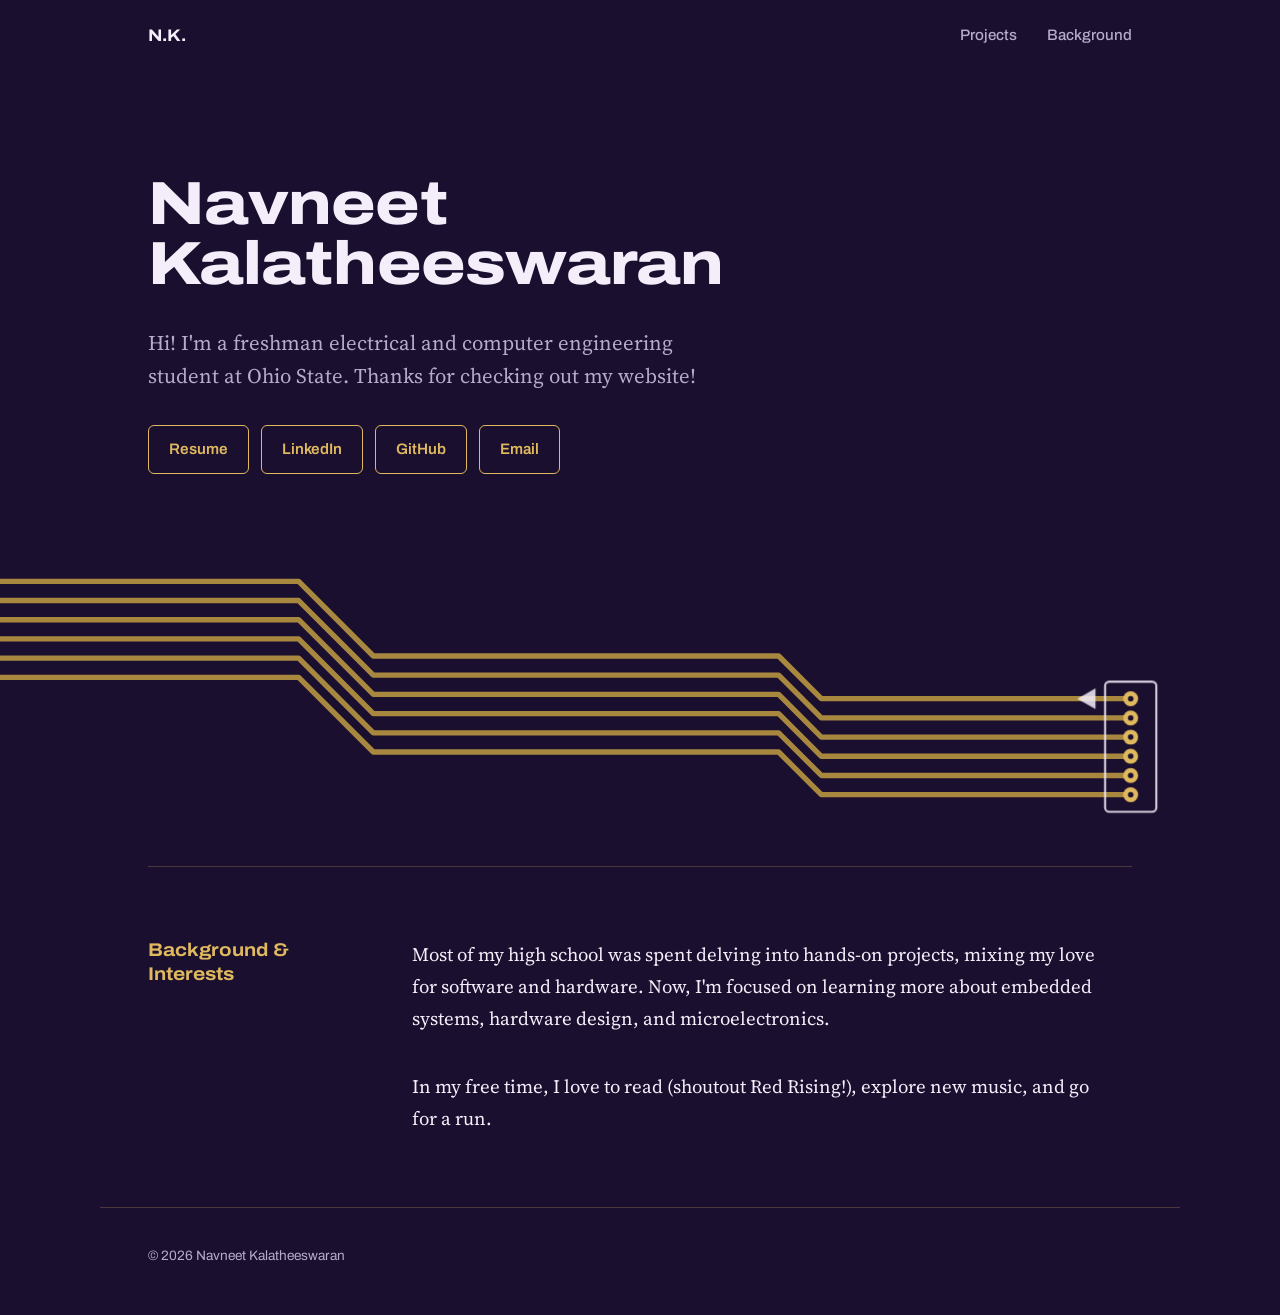
<file: index.html>
<!DOCTYPE html>
<html lang="en">
<head>
  <meta charset="UTF-8">
  <meta name="viewport" content="width=device-width, initial-scale=1">
  <title>Navneet Kalatheeswaran</title>
  <meta name="description" content="Portfolio/Personal Website of Navneet Kalatheeswaran.">
  <meta name="theme-color" content="#1a0f2e">
  <link rel="preconnect" href="https://fonts.googleapis.com">
  <link rel="preconnect" href="https://fonts.gstatic.com" crossorigin>
  <link href="https://fonts.googleapis.com/css2?family=Archivo:wdth,wght@62..125,100..900&family=Source+Serif+4:opsz,wght@8..60,400..700&display=swap" rel="stylesheet">
  <link rel="stylesheet" href="style.css">
</head>
<body>
  <a class="skip" href="#main">Skip to content</a>

  <header class="wrap site-header">
    <a class="brand" href="#top">N.K.</a>
    <nav aria-label="Primary">
      <a href="projects.html">Projects</a>
      <a href="#background">Background</a>
    </nav>
  </header>

  <main id="main">

    <section class="wrap hero" id="top">
      <h1>Navneet<br>Kalatheeswaran</h1>
      <p class="lead">
        Hi! I'm a freshman electrical and computer engineering student at Ohio State. Thanks for checking out my website!
      </p>
      <div class="actions">
        <a class="btn" href="resume.pdf">Resume</a>
        <a class="btn" href="https://www.linkedin.com/in/navneet-kalatheeswaran">LinkedIn</a>
        <a class="btn" href="https://github.com/navneet881">GitHub</a>
        <a class="btn" href="mailto:327navneet@gmail.com">Email</a>
      </div>
    </section>

    <!-- Two buses of traces routed at 45 degrees into a 6-pin header, drawn once on load -->
    <div class="board" aria-hidden="true">
      <svg viewBox="0 0 1200 260" preserveAspectRatio="xMaxYMid slice" xmlns="http://www.w3.org/2000/svg" focusable="false">
        <g class="traces">
          <path class="trace" pathLength="1" style="--i:0" d="M0 30 h280 l70 70 h380 l40 40 h290"/>
          <path class="trace" pathLength="1" style="--i:1" d="M0 48 h280 l70 70 h380 l40 40 h290"/>
          <path class="trace" pathLength="1" style="--i:2" d="M0 66 h280 l70 70 h380 l40 40 h290"/>
          <path class="trace" pathLength="1" style="--i:3" d="M0 84 h280 l70 70 h380 l40 40 h290"/>
          <path class="trace" pathLength="1" style="--i:4" d="M0 102 h280 l70 70 h380 l40 40 h290"/>
          <path class="trace" pathLength="1" style="--i:5" d="M0 120 h280 l70 70 h380 l40 40 h290"/>
        </g>
        <g class="connector">
          <rect x="1036" y="124" width="48" height="122" rx="4"/>
          <polygon points="1026,132 1026,148 1012,140"/>
        </g>
        <g class="pads">
          <circle class="ring" cx="1060" cy="140" r="7"/><circle class="hole" cx="1060" cy="140" r="2.6"/>
          <circle class="ring" cx="1060" cy="158" r="7"/><circle class="hole" cx="1060" cy="158" r="2.6"/>
          <circle class="ring" cx="1060" cy="176" r="7"/><circle class="hole" cx="1060" cy="176" r="2.6"/>
          <circle class="ring" cx="1060" cy="194" r="7"/><circle class="hole" cx="1060" cy="194" r="2.6"/>
          <circle class="ring" cx="1060" cy="212" r="7"/><circle class="hole" cx="1060" cy="212" r="2.6"/>
          <circle class="ring" cx="1060" cy="230" r="7"/><circle class="hole" cx="1060" cy="230" r="2.6"/>
        </g>
      </svg>
    </div>

    <div class="wrap">

      <section class="section" id="background">
        <h2>Background &amp; Interests</h2>
        <div class="stack">
          <p>
            Most of my high school was spent delving into hands-on projects, mixing my love for software and hardware. Now, I'm focused on learning more about embedded systems, hardware design, and microelectronics.
          </p>
          <p>
            In my free time, I love to read (shoutout Red Rising!), explore new music, and go for a run.
          </p>
        </div>
      </section>

    </div>
  </main>

  <footer class="wrap site-footer">
    <p>&copy; <span id="year"></span> Navneet Kalatheeswaran</p>
  </footer>

  <script>
    document.getElementById("year").textContent = new Date().getFullYear();
  </script>
</body>
</html>
</file>
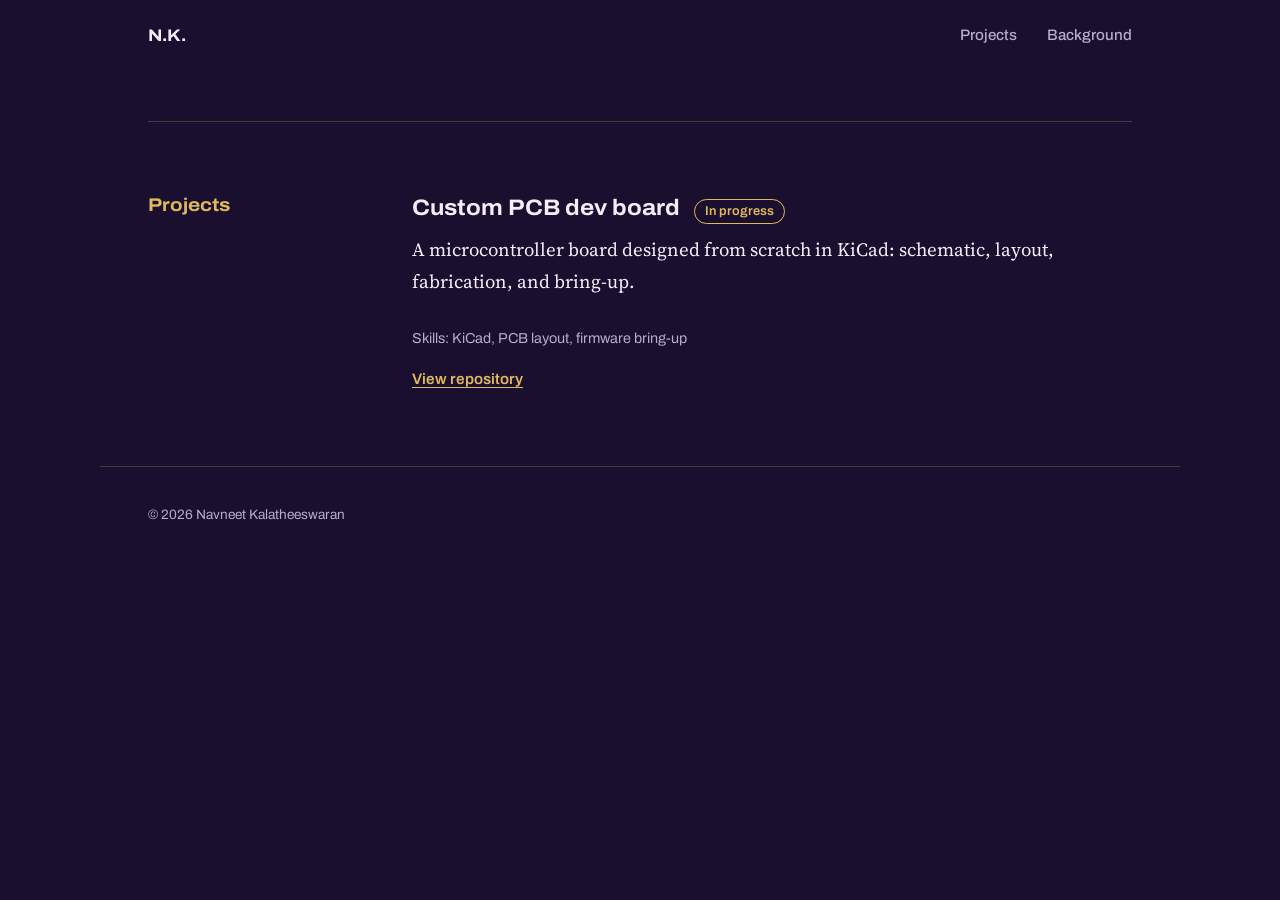
<file: projects.html>
<!DOCTYPE html>
<html lang="en">
<head>
  <meta charset="UTF-8">
  <meta name="viewport" content="width=device-width, initial-scale=1">
  <title>Projects | Navneet Kalatheeswaran</title>
  <meta name="description" content="Projects by Navneet Kalatheeswaran, an electrical and computer engineering student at Ohio State.">
  <meta name="theme-color" content="#1a0f2e">
  <link rel="preconnect" href="https://fonts.googleapis.com">
  <link rel="preconnect" href="https://fonts.gstatic.com" crossorigin>
  <link href="https://fonts.googleapis.com/css2?family=Archivo:wdth,wght@62..125,100..900&family=Source+Serif+4:opsz,wght@8..60,400..700&display=swap" rel="stylesheet">
  <link rel="stylesheet" href="style.css">
</head>
<body>
  <a class="skip" href="#main">Skip to content</a>

  <header class="wrap site-header">
    <a class="brand" href="index.html#top">N.K.</a>
    <nav aria-label="Primary">
      <a href="projects.html" aria-current="page">Projects</a>
      <a href="index.html#background">Background</a>
    </nav>
  </header>

  <main id="main">
    <div class="wrap">
      <section class="section" id="projects">
        <h2>Projects</h2>
        <div class="stack">
          <article class="project">
            <div class="project-head">
              <h3>Custom PCB dev board</h3>
              <span class="status">In progress</span>
            </div>
            <p>
              A microcontroller board designed from scratch in KiCad: schematic, layout, fabrication, and bring-up.
            </p>
            <p class="meta">Skills: KiCad, PCB layout, firmware bring-up</p>
            <a href="https://github.com/YOUR_GITHUB_USERNAME/YOUR_REPO_NAME">View repository</a>
          </article>

          <!--
          Copy this block for each new project:

          <article class="project">
            <div class="project-head">
              <h3>Project name</h3>
            </div>
            <p>Two or three sentences: what it is, what you built, what you learned.</p>
            <p class="meta">Tools, parts, languages</p>
            <a href="https://github.com/YOUR_GITHUB_USERNAME/REPO">View repository</a>
          </article>
          -->
        </div>
      </section>
    </div>
  </main>

  <footer class="wrap site-footer">
    <p>&copy; <span id="year"></span> Navneet Kalatheeswaran</p>
  </footer>

  <script>
    document.getElementById("year").textContent = new Date().getFullYear();
  </script>
</body>
</html>
</file>
<file: style.css>
/* Palette: OSH Park style purple solder mask, ENIG gold, silkscreen white */
:root {
  color-scheme: dark;
  --mask: #1a0f2e;
  --mask-raised: #241542;
  --gold: #e0b95f;
  --gold-dim: #a8873f;
  --silk: #f3eefa;
  --silk-muted: #b6abcb;
  --line: rgba(224, 185, 95, 0.24);

  --max: 1080px;
  --gutter: clamp(20px, 5vw, 48px);

  --sans: "Archivo", "Helvetica Neue", Arial, sans-serif;
  --serif: "Source Serif 4", Georgia, "Times New Roman", serif;
}

*, *::before, *::after { box-sizing: border-box; }

html { scroll-behavior: smooth; }
@media (prefers-reduced-motion: reduce) {
  html { scroll-behavior: auto; }
}

body {
  margin: 0;
  background: var(--mask);
  color: var(--silk);
  font-family: var(--serif);
  font-size: clamp(1.05rem, 0.98rem + 0.3vw, 1.175rem);
  line-height: 1.7;
  -webkit-font-smoothing: antialiased;
}

.wrap {
  width: 100%;
  max-width: var(--max);
  margin-inline: auto;
  padding-inline: var(--gutter);
}

/* Links and focus */
a {
  color: var(--gold);
  text-decoration: underline;
  text-decoration-thickness: 1px;
  text-underline-offset: 0.22em;
}
a:hover { text-decoration-thickness: 2px; }

:focus-visible {
  outline: 2px solid var(--gold);
  outline-offset: 3px;
  border-radius: 2px;
}

.skip {
  position: absolute;
  left: 12px;
  top: -60px;
  background: var(--gold);
  color: var(--mask);
  padding: 8px 14px;
  border-radius: 6px;
  font-family: var(--sans);
  font-weight: 600;
  text-decoration: none;
  z-index: 10;
}
.skip:focus { top: 12px; }

/* Header */
.site-header {
  display: flex;
  align-items: center;
  justify-content: space-between;
  gap: 16px;
  padding-block: 22px;
}

.brand {
  font-family: var(--sans);
  font-weight: 700;
  font-stretch: 112%;
  font-size: 1.05rem;
  color: var(--silk);
  text-decoration: none;
}

.site-header nav { display: flex; gap: clamp(16px, 3vw, 30px); }
.site-header nav a {
  font-family: var(--sans);
  font-weight: 500;
  font-size: 0.95rem;
  color: var(--silk-muted);
  text-decoration: none;
}
.site-header nav a:hover { color: var(--silk); text-decoration: underline; text-decoration-color: var(--gold); text-underline-offset: 0.3em; }

/* Hero */
.hero { padding-top: clamp(40px, 8vw, 104px); }

h1 {
  margin: 0 0 clamp(20px, 3vw, 32px);
  font-family: var(--sans);
  font-weight: 800;
  font-stretch: 118%;
  font-size: clamp(2rem, 6vw, 3.8rem);
  line-height: 0.98;
  letter-spacing: -0.015em;
  color: var(--silk);
}

.lead {
  max-width: 36rem;
  margin: 0 0 32px;
  font-size: clamp(1.1rem, 1rem + 0.5vw, 1.3rem);
  line-height: 1.6;
  color: var(--silk-muted);
}

.actions { display: flex; flex-wrap: wrap; gap: 12px; }

.btn {
  display: inline-block;
  padding: 11px 20px;
  border: 1.5px solid var(--gold);
  border-radius: 6px;
  font-family: var(--sans);
  font-weight: 600;
  font-size: 0.95rem;
  color: var(--gold);
  text-decoration: none;
  transition: background-color 0.15s, color 0.15s;
}
.btn:hover { background: rgba(224, 185, 95, 0.12); }
.btn.solid { background: var(--gold); color: var(--mask); }
.btn.solid:hover { background: #ebc975; }

/* Trace banner: the one memorable element */
.board { margin-top: clamp(40px, 7vw, 84px); }

.board svg {
  display: block;
  width: 100%;
  height: clamp(150px, 21vw, 260px);
}

.trace {
  fill: none;
  stroke: var(--gold-dim);
  stroke-width: 5;
  stroke-linejoin: round;
}
.connector rect,
.connector polygon {
  fill: none;
  stroke: var(--silk);
  stroke-width: 2;
  opacity: 0.85;
}
.connector polygon { fill: var(--silk); }
.ring { fill: var(--gold); }
.hole { fill: var(--mask); }

@media (prefers-reduced-motion: no-preference) {
  .trace {
    stroke-dasharray: 1;
    stroke-dashoffset: 1;
    animation: draw 1.9s cubic-bezier(0.5, 0, 0.2, 1) forwards;
    animation-delay: calc(var(--i) * 90ms + 250ms);
  }
  .pads, .connector {
    opacity: 0;
    animation: appear 0.5s ease-out forwards;
    animation-delay: 1.9s;
  }
  @keyframes draw { to { stroke-dashoffset: 0; } }
  @keyframes appear { to { opacity: 1; } }
}

/* Sections */
.section {
  display: grid;
  grid-template-columns: minmax(0, 200px) minmax(0, 1fr);
  gap: 20px clamp(24px, 5vw, 64px);
  padding-block: clamp(40px, 6vw, 72px);
  border-top: 1px solid var(--line);
}
.section:first-child { margin-top: clamp(24px, 4vw, 48px); }

.section h2 {
  margin: 0;
  font-family: var(--sans);
  font-weight: 700;
  font-stretch: 112%;
  font-size: 1.15rem;
  line-height: 1.3;
  color: var(--gold);
}

.stack { max-width: 44rem; }
.stack > * + * { margin-top: 1.1em; }
.stack p { margin: 0; }

@media (max-width: 720px) {
  .section { grid-template-columns: minmax(0, 1fr); }
}

/* Projects */
.project-head {
  display: flex;
  flex-wrap: wrap;
  align-items: baseline;
  gap: 6px 14px;
  margin-bottom: 10px;
}
.project h3 {
  margin: 0;
  font-family: var(--sans);
  font-weight: 700;
  font-stretch: 108%;
  font-size: 1.4rem;
  line-height: 1.25;
}
.project p { margin: 0 0 0.8em; }
.project .meta {
  font-family: var(--sans);
  font-size: 0.9rem;
  color: var(--silk-muted);
}
.project a { font-family: var(--sans); font-weight: 600; font-size: 0.95rem; }

.status {
  padding: 1px 10px;
  border: 1px solid var(--gold);
  border-radius: 999px;
  font-family: var(--sans);
  font-size: 0.8rem;
  font-weight: 600;
  color: var(--gold);
}

/* Background */
.facts { margin: 0; }
.facts > div { padding-block: 16px; border-top: 1px solid var(--line); }
.facts > div:last-child { border-bottom: 1px solid var(--line); }
.facts dt {
  font-family: var(--sans);
  font-weight: 600;
  font-size: 1rem;
  color: var(--silk);
}
.facts dd { margin: 2px 0 0; color: var(--silk-muted); }

/* Contact */
.contact-links {
  list-style: none;
  margin: 0;
  padding: 0;
}
.contact-links li + li { margin-top: 6px; }
.contact-links a {
  font-family: inherit;
  font-size: 1em;
  font-weight: 600;
  overflow-wrap: anywhere;
}

/* Footer */
.site-footer {
  padding-block: 36px 48px;
  border-top: 1px solid var(--line);
  font-family: var(--sans);
  font-size: 0.85rem;
  color: var(--silk-muted);
}
.site-footer p { margin: 0; }


.stack p + p {
  margin-top: 1.9em;
}
</file>
